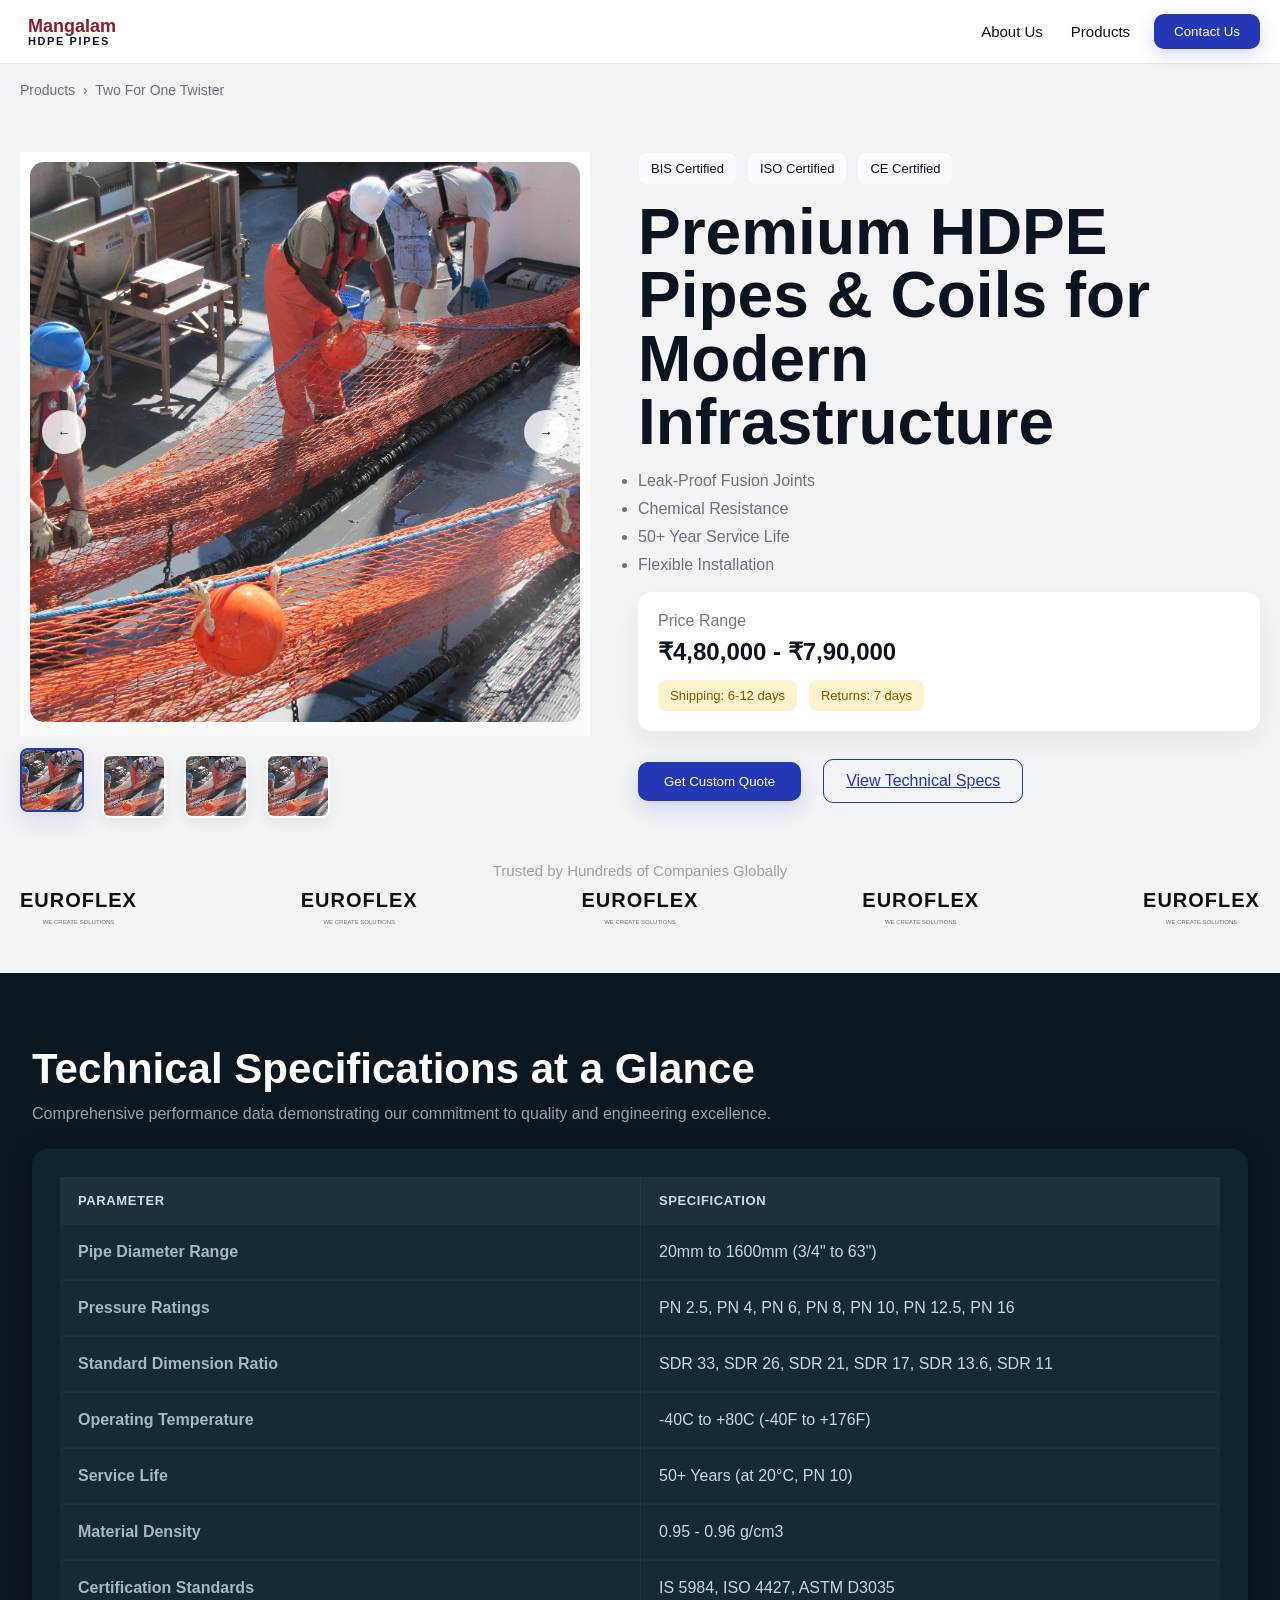
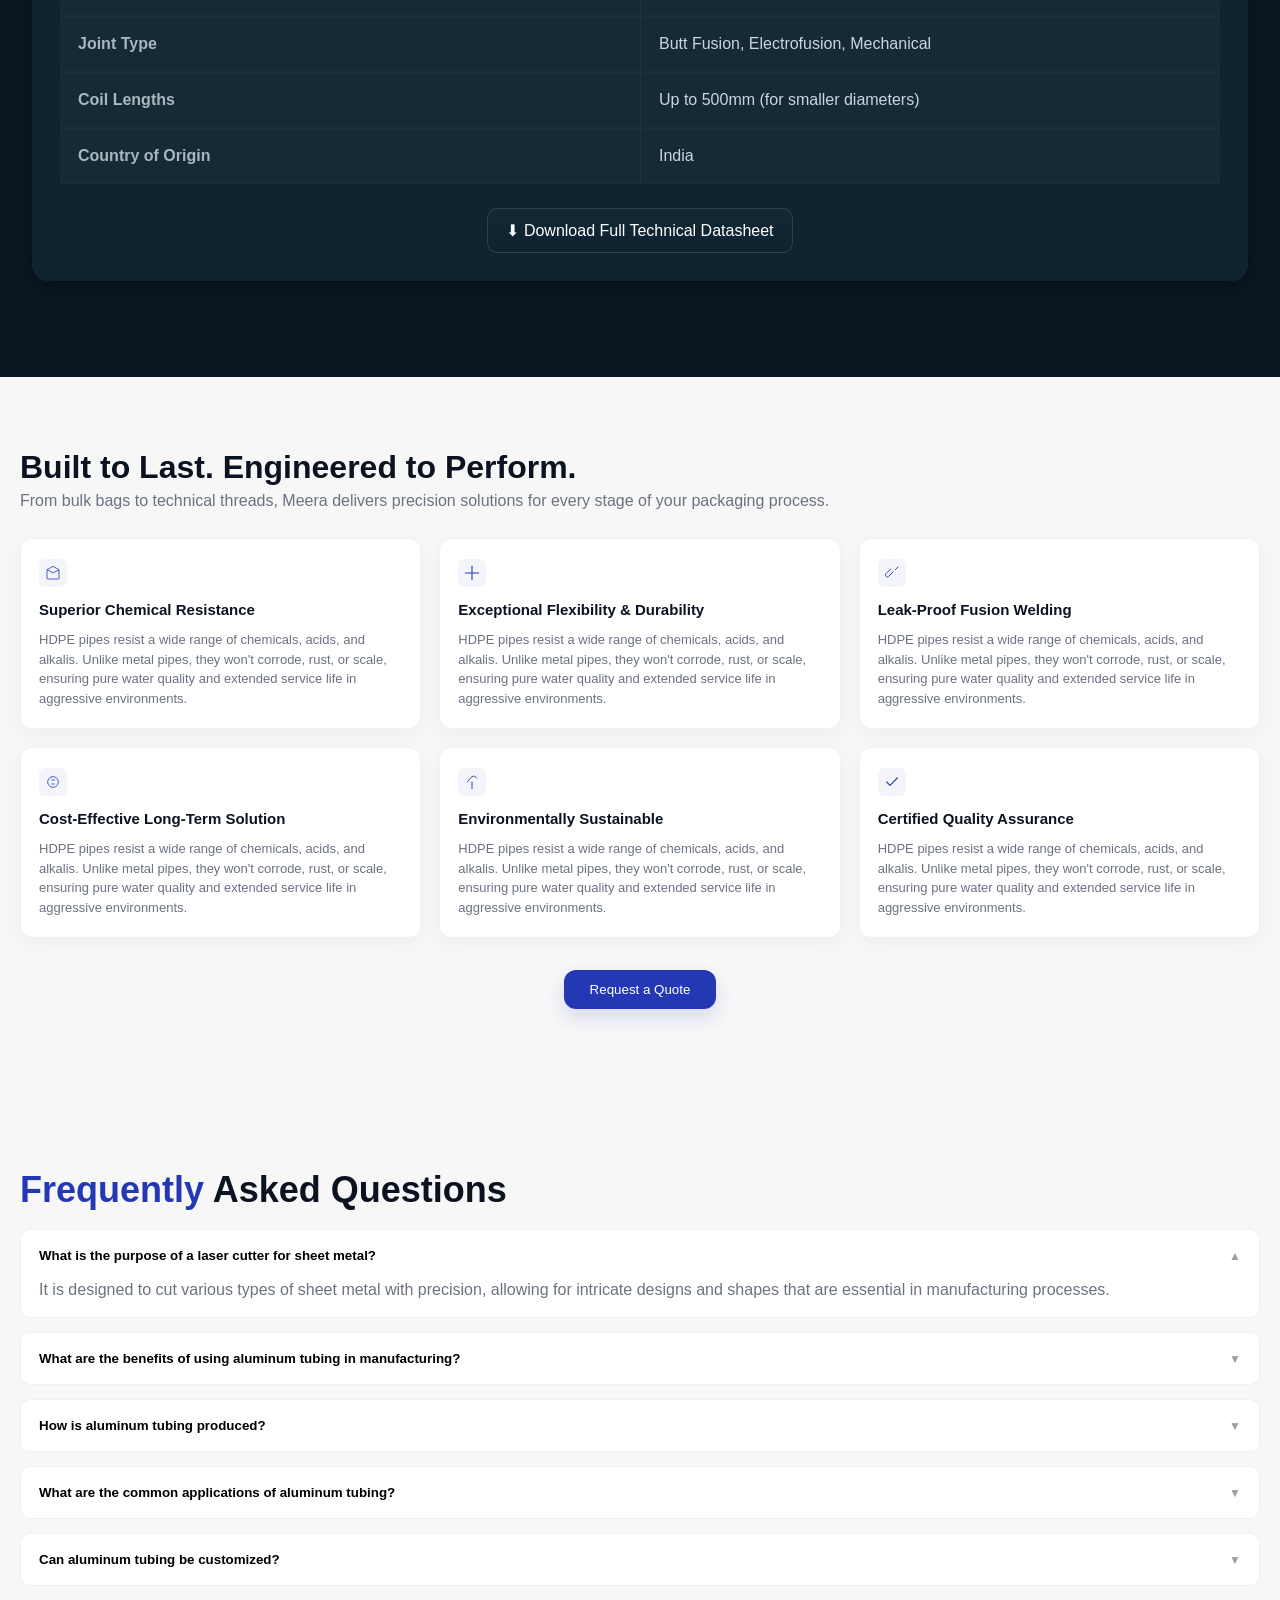
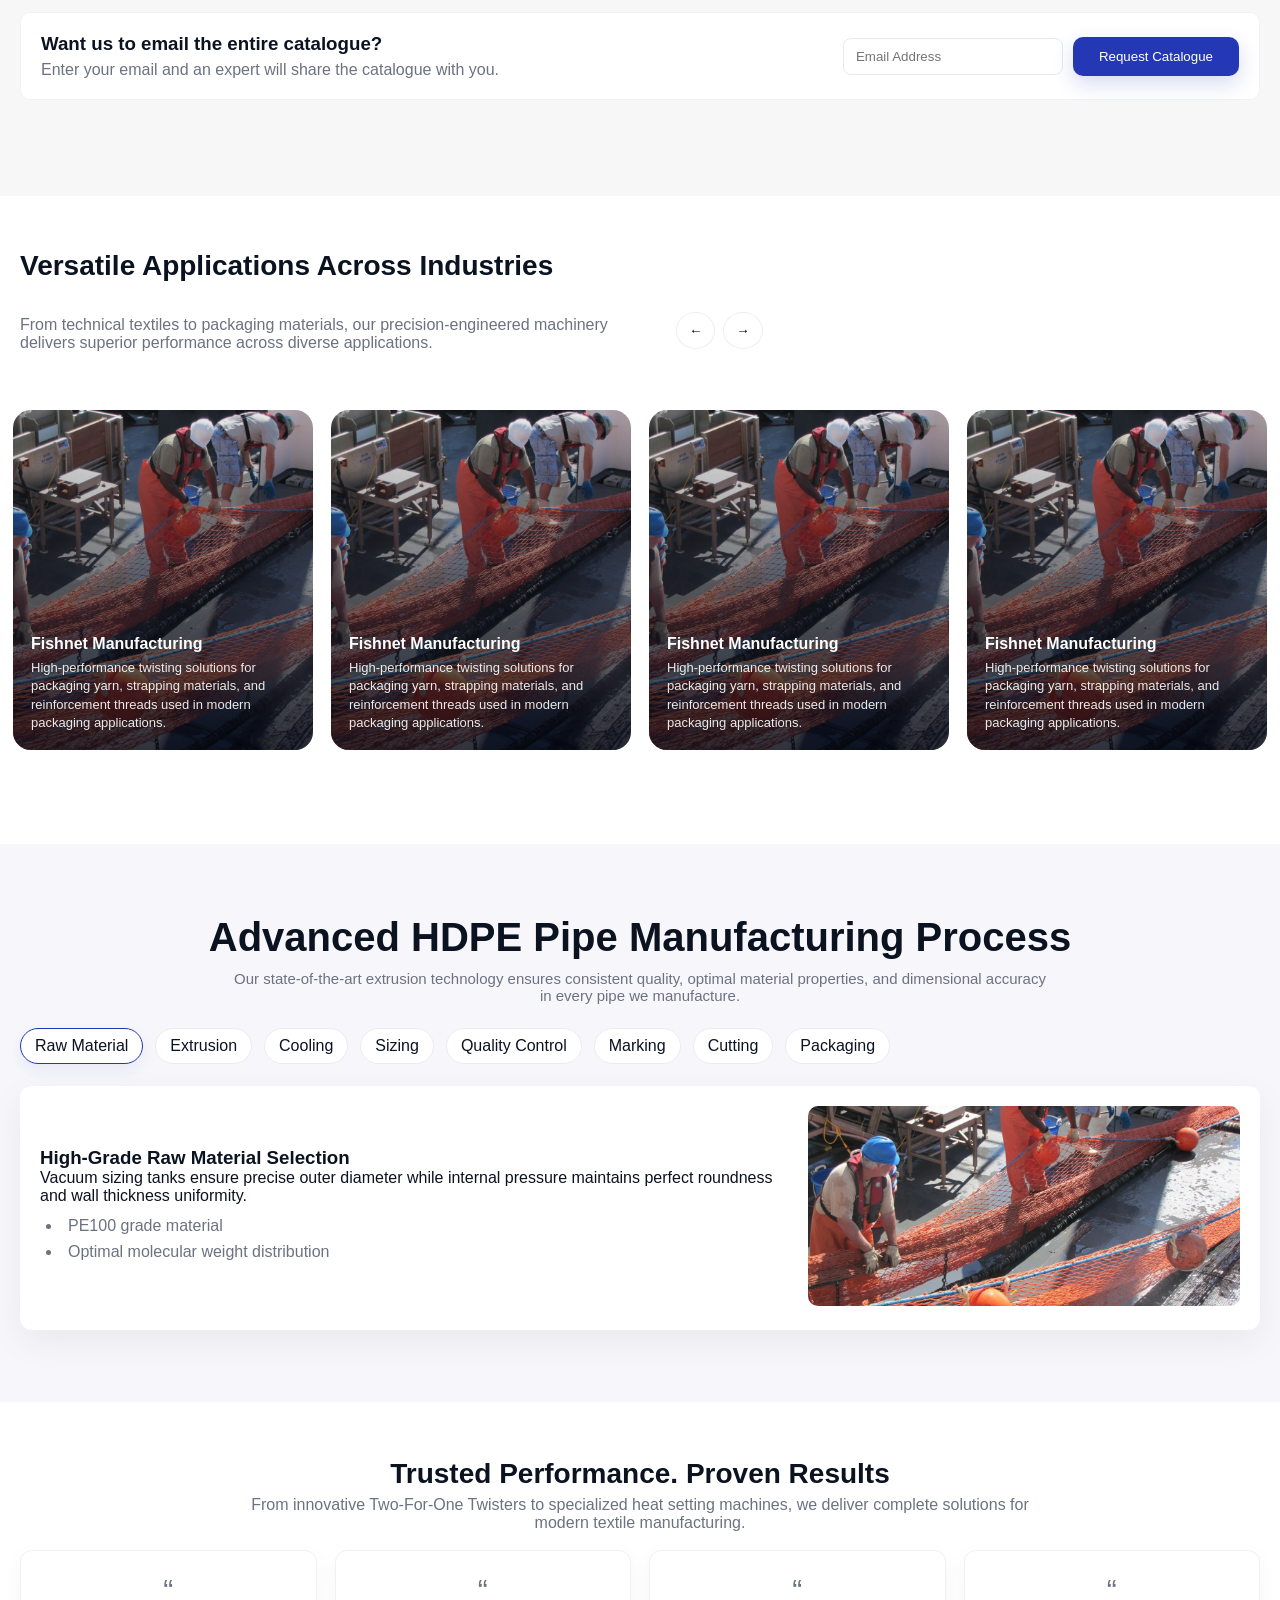
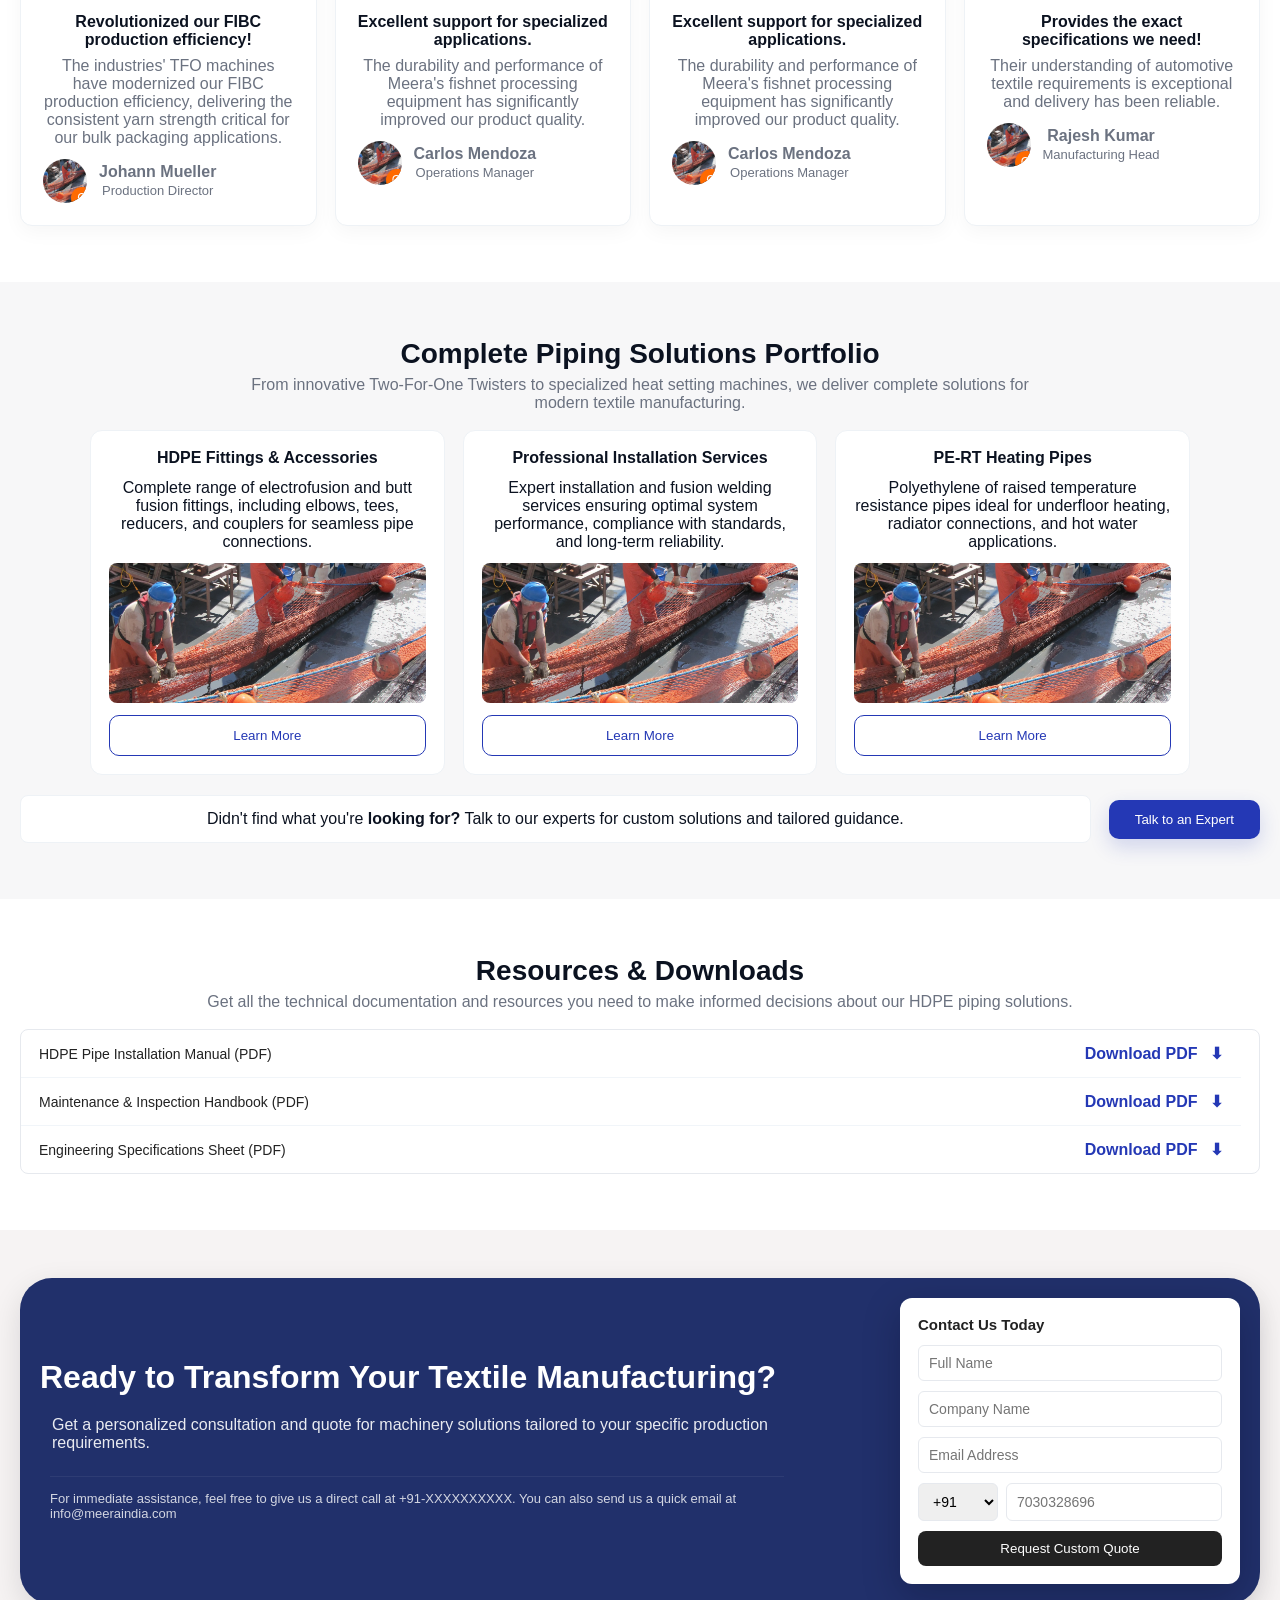
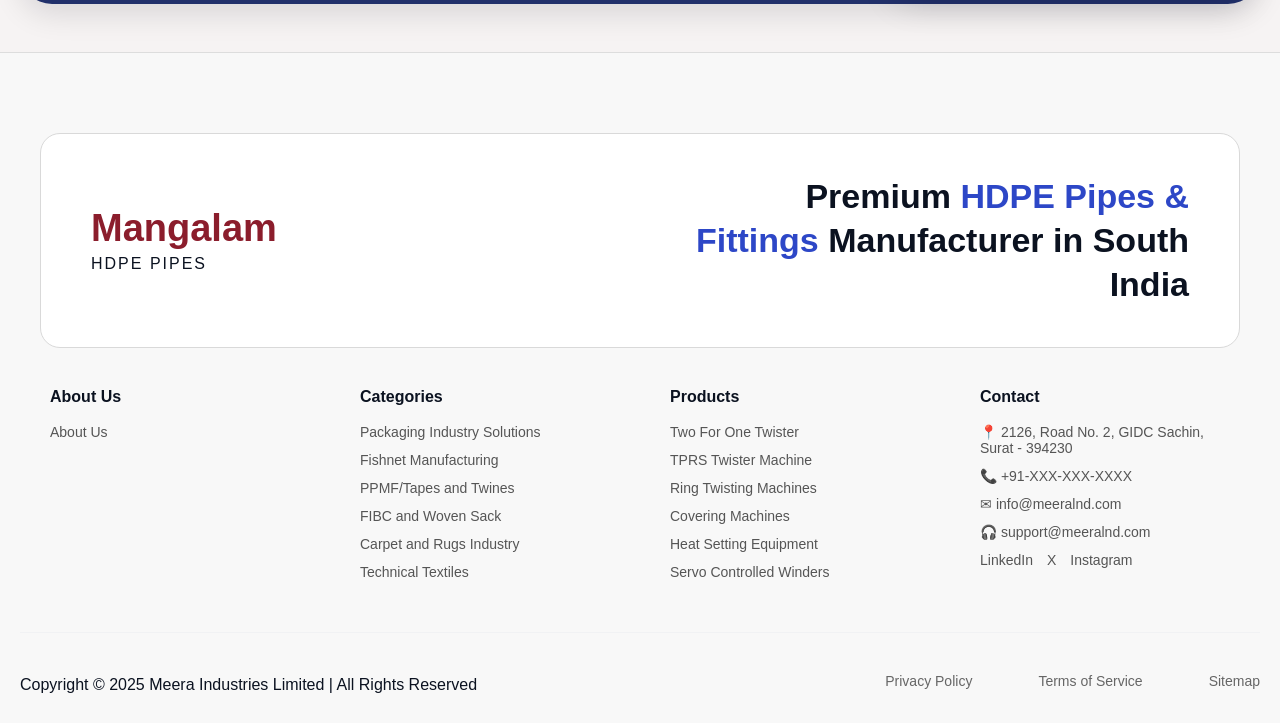
<file: index.html>
<!-- index.html -->
<!DOCTYPE html>
<html lang="en">

<head>
  <meta charset="UTF-8" />
  <meta name="viewport" content="width=device-width, initial-scale=1.0" />

  <title>Gushwork Assignment</title>

  <link rel="stylesheet" href="styles.css" />
</head>

<body>

  <!-- Sticky Header -->
  <header class="sticky-header" id="stickyHeader">
    <div class="container navbar">
      <div class="logo footer-logo">
        <h2>Mangalam</h2>
        <span>HDPE PIPES</span>
      </div>

      <button class="menu-toggle" aria-label="Toggle navigation">☰</button>
      <div class="nav-and-cta">
        <nav>
          <ul class="nav-links">
            <li><a href="#">About Us</a></li>
            <li><a href="#">Products</a></li>
          </ul>
        </nav>

        <button class="contact-btn">Contact Us</button>
      </div>
    </div>
  </header>

  <!-- Main Header -->
  <header class="main-header">
    <div class="container navbar">
      <div class="logo footer-logo">
        <h2>Mangalam</h2>
        <span>HDPE PIPES</span>
      </div>

      <button class="menu-toggle" aria-label="Toggle navigation"></button>
      <div class="nav-and-cta">
        <nav>
          <ul class="nav-links">
            <li><a href="#">About Us</a></li>
            <li><a href="#">Products</a></li>
          </ul>
        </nav>
        <button class="contact-btn">Contact Us</button>
      </div>
    </div>
  </header>

  <!-- Breadcrumb under header -->
  <div class="container">
    <nav class="breadcrumb">Products &nbsp;&rsaquo;&nbsp; Two For One Twister</nav>
  </div>

  <!-- Product Section -->
  <main class="container">

    <section class="product-section">

      <!-- LEFT -->
      <div class="carousel-section">

        <div class="main-image">
          <button class="arrow left">&#8592;</button>

          <img id="mainImage" src="assets/ph.png" alt="Main Product" loading="lazy" />

          <button class="arrow right">&#8594;</button>
        </div>

        <!-- Thumbnails -->
        <div class="thumbnails">

          <img class="thumb active" src="assets/ph.png" alt="" loading="lazy" />

          <img class="thumb" src="assets/ph.png" alt="" loading="lazy" />

          <!-- Testimonials and Portfolio moved below process section -->
          <img class="thumb" src="assets/ph.png" alt="" loading="lazy" />

          <img class="thumb" src="assets/ph.png" alt="" loading="lazy" />

        </div>

      </div>

      <!-- RIGHT -->
      <div class="product-details">

        <div class="badges">
          <span>BIS Certified</span>
          <span>ISO Certified</span>
          <span>CE Certified</span>
        </div>

        <h1>
          Premium HDPE Pipes & Coils for Modern Infrastructure
        </h1>

        <ul class="features">
          <li>Leak-Proof Fusion Joints</li>
          <li>Chemical Resistance</li>
          <li>50+ Year Service Life</li>
          <li>Flexible Installation</li>
        </ul>

        <div class="price-card">
          <p class="price-label">Price Range</p>

          <h2>₹4,80,000 - ₹7,90,000</h2>

          <div class="tags">
            <span>Shipping: 6-12 days</span>
            <span>Returns: 7 days</span>
          </div>
        </div>

        <div class="action-buttons">
          <button class="primary-btn">
            Get Custom Quote
          </button>

          <a class="secondary-btn" href="specs.html">View Technical Specs</a>
        </div>

      </div>

    </section>

    <!-- Trusted logos strip -->
    <section class="trusted-strip">
      <p class="trusted-title">Trusted by Hundreds of Companies Globally</p>
      <div class="trusted-logos">
        <div class="trusted-item">
          <div class="trusted-name">EUROFLEX</div>
          <div class="trusted-caption">WE CREATE SOLUTIONS</div>
        </div>
        <div class="trusted-item">
          <div class="trusted-name">EUROFLEX</div>
          <div class="trusted-caption">WE CREATE SOLUTIONS</div>
        </div>
        <div class="trusted-item">
          <div class="trusted-name">EUROFLEX</div>
          <div class="trusted-caption">WE CREATE SOLUTIONS</div>
        </div>
        <div class="trusted-item">
          <div class="trusted-name">EUROFLEX</div>
          <div class="trusted-caption">WE CREATE SOLUTIONS</div>
        </div>
        <div class="trusted-item">
          <div class="trusted-name">EUROFLEX</div>
          <div class="trusted-caption">WE CREATE SOLUTIONS</div>
        </div>
      </div>
    </section>

  </main>

  <!-- Technical specifications (inline) -->
  <section id="specs" class="specs-section">
    <div class="container">
      <div class="specs-hero">
        <h2>Technical Specifications at a Glance</h2>
        <p class="specs-lead">Comprehensive performance data demonstrating our commitment to quality and engineering
          excellence.</p>

        <div class="specs-panel">
          <table class="specs-table">
            <thead>
              <tr>
                <th>PARAMETER</th>
                <th>SPECIFICATION</th>
              </tr>
            </thead>
            <tbody>
              <tr>
                <td>Pipe Diameter Range</td>
                <td>20mm to 1600mm (3/4" to 63")</td>
              </tr>
              <tr>
                <td>Pressure Ratings</td>
                <td>PN 2.5, PN 4, PN 6, PN 8, PN 10, PN 12.5, PN 16</td>
              </tr>
              <tr>
                <td>Standard Dimension Ratio</td>
                <td>SDR 33, SDR 26, SDR 21, SDR 17, SDR 13.6, SDR 11</td>
              </tr>
              <tr>
                <td>Operating Temperature</td>
                <td>-40C to +80C (-40F to +176F)</td>
              </tr>
              <tr>
                <td>Service Life</td>
                <td>50+ Years (at 20°C, PN 10)</td>
              </tr>
              <tr>
                <td>Material Density</td>
                <td>0.95 - 0.96 g/cm3</td>
              </tr>
              <tr>
                <td>Certification Standards</td>
                <td>IS 5984, ISO 4427, ASTM D3035</td>
              </tr>
              <tr>
                <td>Joint Type</td>
                <td>Butt Fusion, Electrofusion, Mechanical</td>
              </tr>
              <tr>
                <td>Coil Lengths</td>
                <td>Up to 500mm (for smaller diameters)</td>
              </tr>
              <tr>
                <td>Country of Origin</td>
                <td>India</td>
              </tr>
            </tbody>
          </table>

          <a href="#" class="download-btn">⬇ Download Full Technical Datasheet</a>
        </div>
      </div>
    </div>
  </section>

  <!-- Build to last  -->
  <!-- Built to Last: Feature cards -->
  <section class="features-section">
    <div class="container">
      <h2>Built to Last. Engineered to Perform.</h2>
      <p class="lead">From bulk bags to technical threads, Meera delivers precision solutions for every stage of your
        packaging process.</p>

      <div class="cards-grid">
        <div class="card">
          <div class="icon">
            <svg width="16" height="16" viewBox="0 0 24 24" fill="none" xmlns="http://www.w3.org/2000/svg"
              aria-hidden="true">
              <path d="M3 7L12 2L21 7V20C21 20.5523 20.5523 21 20 21H4C3.44772 21 3 20.5523 3 20V7Z"
                stroke="currentColor" stroke-width="1.2" stroke-linejoin="round" />
              <path d="M3 7L12 12L21 7" stroke="currentColor" stroke-width="1.2" stroke-linejoin="round" />
            </svg>
          </div>
          <h4>Superior Chemical Resistance</h4>
          <p>HDPE pipes resist a wide range of chemicals, acids, and alkalis. Unlike metal pipes, they won't corrode,
            rust, or scale, ensuring pure water quality and extended service life in aggressive environments.</p>
        </div>

        <div class="card">
          <div class="icon">
            <svg width="16" height="16" viewBox="0 0 24 24" fill="none" xmlns="http://www.w3.org/2000/svg"
              aria-hidden="true">
              <path d="M12 2V22" stroke="currentColor" stroke-width="1.6" stroke-linecap="round" />
              <path d="M2 12H22" stroke="currentColor" stroke-width="1.6" stroke-linecap="round" />
            </svg>
          </div>
          <h4>Exceptional Flexibility & Durability</h4>
          <p>HDPE pipes resist a wide range of chemicals, acids, and alkalis. Unlike metal pipes, they won't corrode,
            rust, or scale, ensuring pure water quality and extended service life in aggressive environments.</p>
        </div>

        <div class="card">
          <div class="icon">
            <svg width="16" height="16" viewBox="0 0 24 24" fill="none" xmlns="http://www.w3.org/2000/svg"
              aria-hidden="true">
              <path d="M21 3L17 7" stroke="currentColor" stroke-width="1.4" stroke-linecap="round" />
              <path d="M14 10L7 17C6 18 4 18 3 17C2 16 2 14 3 13L10 6" stroke="currentColor" stroke-width="1.4"
                stroke-linecap="round" stroke-linejoin="round" />
            </svg>
          </div>
          <h4>Leak-Proof Fusion Welding</h4>
          <p>HDPE pipes resist a wide range of chemicals, acids, and alkalis. Unlike metal pipes, they won't corrode,
            rust, or scale, ensuring pure water quality and extended service life in aggressive environments.</p>
        </div>

        <div class="card">
          <div class="icon">
            <svg width="16" height="16" viewBox="0 0 24 24" fill="none" xmlns="http://www.w3.org/2000/svg"
              aria-hidden="true">
              <circle cx="12" cy="12" r="8" stroke="currentColor" stroke-width="1.2" />
              <path d="M10 9H14" stroke="currentColor" stroke-width="1.2" stroke-linecap="round" />
              <path d="M10 15H14" stroke="currentColor" stroke-width="1.2" stroke-linecap="round" />
            </svg>
          </div>
          <h4>Cost-Effective Long-Term Solution</h4>
          <p>HDPE pipes resist a wide range of chemicals, acids, and alkalis. Unlike metal pipes, they won't corrode,
            rust, or scale, ensuring pure water quality and extended service life in aggressive environments.</p>
        </div>

        <div class="card">
          <div class="icon">
            <svg width="16" height="16" viewBox="0 0 24 24" fill="none" xmlns="http://www.w3.org/2000/svg"
              aria-hidden="true">
              <path d="M12 22V12" stroke="currentColor" stroke-width="1.4" stroke-linecap="round" />
              <path d="M5 12C8 10 9 6 12 4C15 2 17 4 19 6" stroke="currentColor" stroke-width="1.4"
                stroke-linecap="round" />
            </svg>
          </div>
          <h4>Environmentally Sustainable</h4>
          <p>HDPE pipes resist a wide range of chemicals, acids, and alkalis. Unlike metal pipes, they won't corrode,
            rust, or scale, ensuring pure water quality and extended service life in aggressive environments.</p>
        </div>

        <div class="card">
          <div class="icon">
            <svg width="16" height="16" viewBox="0 0 24 24" fill="none" xmlns="http://www.w3.org/2000/svg"
              aria-hidden="true">
              <path d="M20 6L9 17L4 12" stroke="currentColor" stroke-width="1.6" stroke-linecap="round"
                stroke-linejoin="round" />
            </svg>
          </div>
          <h4>Certified Quality Assurance</h4>
          <p>HDPE pipes resist a wide range of chemicals, acids, and alkalis. Unlike metal pipes, they won't corrode,
            rust, or scale, ensuring pure water quality and extended service life in aggressive environments.</p>
        </div>
      </div>

      <div class="features-cta">
        <button class="primary-btn">Request a Quote</button>
      </div>
    </div>
  </section>

  <!-- FAQ Section -->
  <section class="faq-section">
    <div class="container">
      <h2 class="faq-title"><span class="accent">Frequently</span> Asked Questions</h2>

      <div class="faq-list">
        <div class="faq-item open">
          <button class="faq-q">What is the purpose of a laser cutter for sheet metal?<span
              class="chev">▲</span></button>
          <div class="faq-a">It is designed to cut various types of sheet metal with precision, allowing for intricate
            designs and shapes that are essential in manufacturing processes.</div>
        </div>

        <div class="faq-item">
          <button class="faq-q">What are the benefits of using aluminum tubing in manufacturing?<span
              class="chev">▼</span></button>
          <div class="faq-a">Aluminum tubing is lightweight, corrosion-resistant, and offers excellent
            strength-to-weight ratio, making it ideal for a wide range of structural and fluid applications.</div>
        </div>

        <div class="faq-item">
          <button class="faq-q">How is aluminum tubing produced?<span class="chev">▼</span></button>
          <div class="faq-a">Aluminum tubing is commonly produced through extrusion, where heated aluminum billet is
            forced through a die to produce long lengths with consistent cross-sections.</div>
        </div>

        <div class="faq-item">
          <button class="faq-q">What are the common applications of aluminum tubing?<span class="chev">▼</span></button>
          <div class="faq-a">Applications include automotive components, HVAC systems, furniture, scaffolding, and
            various construction uses.</div>
        </div>

        <div class="faq-item">
          <button class="faq-q">Can aluminum tubing be customized?<span class="chev">▼</span></button>
          <div class="faq-a">Yes — tubing can be customized in diameter, wall thickness, alloy, and finish to meet
            specific application requirements.</div>
        </div>
      </div>

      <div class="faq-cta">
        <div class="faq-box">
          <div class="faq-box-left">
            <h3>Want us to email the entire catalogue?</h3>
            <p>Enter your email and an expert will share the catalogue with you.</p>
          </div>
          <div class="faq-box-right">
            <input class="email-input" type="email" placeholder="Email Address" aria-label="Email Address">
            <button class="primary-btn">Request Catalogue</button>
          </div>
        </div>
      </div>
    </div>
  </section>
  </section>

  <script src="helpers.js"></script>
  <script src="script.js"></script>

  <!-- Applications carousel + Process tabs (reapplied) -->
  <section class="applications-section">
    <div class="container">
      <div class="apps-header">
        <h2>Versatile Applications Across Industries</h2>
        <div style="display: flex; align-items: center; gap: 16px;">
          <p class="muted">From technical textiles to packaging materials, our precision-engineered machinery delivers
            superior performance across diverse applications.</p>
          <div class="apps-controls">
            <button id="appsPrev" class="icon-btn">&#8592;</button>
            <button id="appsNext" class="icon-btn">&#8594;</button>
          </div>
        </div>
      </div>

      <div class="apps-carousel" id="appsCarousel">
        <div class="app-card">
          <img src="assets/ph.png" alt="Fishnet Manufacturing">
          <div class="card-body">
            <h4>Fishnet Manufacturing</h4>
            <p>High-performance twisting solutions for packaging yarn, strapping materials, and reinforcement threads
              used in modern packaging applications.</p>
          </div>
        </div>
        <div class="app-card">
          <img src="assets/ph.png" alt="Fishnet Manufacturing">
          <div class="card-body">
            <h4>Fishnet Manufacturing</h4>
            <p>High-performance twisting solutions for packaging yarn, strapping materials, and reinforcement threads
              used in modern packaging applications.</p>
          </div>
        </div>

        <div class="app-card">
          <img src="assets/ph.png" alt="Fishnet Manufacturing">
          <div class="card-body">
            <h4>Fishnet Manufacturing</h4>
            <p>High-performance twisting solutions for packaging yarn, strapping materials, and reinforcement threads
              used in modern packaging applications.</p>
          </div>
        </div>
        <div class="app-card">
          <img src="assets/ph.png" alt="Fishnet Manufacturing">
          <div class="card-body">
            <h4>Fishnet Manufacturing</h4>
            <p>High-performance twisting solutions for packaging yarn, strapping materials, and reinforcement threads
              used in modern packaging applications.</p>
          </div>
        </div>
      </div>
    </div>
  </section>

  <section class="process-section">
    <div class="container">
      <h2>Advanced HDPE Pipe Manufacturing Process</h2>
      <p class="muted">Our state-of-the-art extrusion technology ensures consistent quality, optimal material
        properties, and dimensional accuracy in every pipe we manufacture.</p>

      <div class="process-tabs">
        <ul class="tabs-list" role="tablist">
          <li class="tab active" data-step="raw">Raw Material</li>
          <li class="tab" data-step="extrusion">Extrusion</li>
          <li class="tab" data-step="cooling">Cooling</li>
          <li class="tab" data-step="sizing">Sizing</li>
          <li class="tab" data-step="qc">Quality Control</li>
          <li class="tab" data-step="marking">Marking</li>
          <li class="tab" data-step="cutting">Cutting</li>
          <li class="tab" data-step="packaging">Packaging</li>
        </ul>

        <div class="process-card">
          <div class="process-card-left">
            <h3 id="processTitle">High-Grade Raw Material Selection</h3>
            <p id="processText">Vacuum sizing tanks ensure precise outer diameter while internal pressure maintains
              perfect roundness and wall thickness uniformity.</p>
            <ul class="process-bullets">
              <li>PE100 grade material</li>
              <li>Optimal molecular weight distribution</li>
            </ul>
          </div>
          <div class="process-card-right">
            <img id="processImage" src="assets/ph.png" alt="Process image">
          </div>
        </div>
      </div>
    </div>
  </section>

  <div id="testimonials-root"></div>
  <div id="portfolio-root"></div>
  <div id="resources-root"></div>
  <div id="cta-root"></div>
  <div id="footer-root"></div>

</body>

</html>
</file>
<file: styles.css>
/* styles.css - tuned to match Figma */

:root {
    --accent: #2438b5;
    --muted: #6b7280;
    --card: #ffffff;
}

* {
    box-sizing: border-box;
    margin: 0;
    padding: 0
}

body {
    font-family: 'Poppins', Arial, sans-serif;
    background: #f3f4f6;
    color: #0b1220;
    -webkit-font-smoothing: antialiased
}

.container {
    width: 1240px;
    max-width: 1240px;
    margin: 0 auto;
}

/* Page wrapper to enforce 131px hug height for main content areas */
.page-wrapper {
    width: 1240px;
    height: 131px;
    margin-left: auto;
    margin-right: auto;
    overflow: hidden;
}

/* Responsive adjustments */
@media (max-width:1240px) {
    .container {
        width: 92%;
        max-width: 100%;
    }

    .page-wrapper {
        width: 100%;
        height: auto;
        padding: 12px 0;
    }

    .center {
        width: 100%;
        max-width: 100%;
    }
}

@media (max-width: 992px) {
    .product-section {
        grid-template-columns: 1fr;
        gap: 24px;
        padding: 24px 0;
    }

    .main-image img {
        height: auto;
        max-height: 420px;
    }

    .trusted-logos {
        padding: 12px 8px;
    }
}

@media (max-width: 768px) {
    .container {
        width: 100%;
        padding: 0 12px;
    }

    html,
    body {
        overflow-x: hidden;
        /* prevent unwanted horizontal page scrolling */
    }

    .navbar {
        flex-direction: column;
        align-items: stretch;
    }

    .navbar>nav {
        position: static;
        transform: none;
        left: auto;
        margin-top: 12px;
    }

    .trusted-logos {
        justify-content: center;
        gap: 12px;
    }

    .thumbnails {
        overflow-x: auto;
        padding-bottom: 8px;
    }

    .apps-carousel {
        padding: 20px 24px;
    }

    /* Mobile menu toggle and collapsed nav */
    .menu-toggle {
        display: inline-block;
        background: transparent;
        border: 0;
        font-size: 24px;
        cursor: pointer;
        margin-left: 8px;
    }

    .nav-and-cta {
        width: 100%;
        display: none;
        flex-direction: column;
        gap: 12px;
        margin-top: 8px;
    }

    .nav-and-cta.open {
        display: flex;
    }

    .nav-links {
        right: 20px;
        /* align with container padding */
        gap: 12px;
        align-items: center;
    }


    /* ensure container gives room for the toggle on small screens */
    .container.navbar {
        padding-right: 72px;
        /* reserve space so toggle doesn't overlap rounded corner */
    }

    /* make toggle visually distinct */
    .menu-toggle {
        background: #fff;
        border: 1px solid rgba(0, 0, 0, 0.06);
        border-radius: 6px;
        padding: 6px;
        box-shadow: 0 2px 6px rgba(2, 6, 23, 0.06);
    }

    .nav-links a {
        display: block;
        padding: 8px 0;
    }

    /* Show toggle by default; hide only on large screens */
    .menu-toggle {
        display: inline-block;
    }

    @media (min-width: 992px) {
        .menu-toggle {
            display: none;
        }
    }
}

/* Responsive header tweaks */
@media (max-width: 992px) {

    .main-header,
    .sticky-header {
        height: 60px;
    }

    .main-header .navbar,
    .sticky-header .navbar {
        padding: 8px 0;
    }

    /* Make nav position static and flow under logo */
    .navbar>nav {
        position: static !important;
        left: auto !important;
        right: auto !important;
        transform: none !important;
        margin-top: 8px;
        text-align: left;
    }

    .nav-links {
        justify-content: flex-start;
        gap: 18px;
    }

    .contact-btn {
        padding: 8px 16px;
        border-radius: 14px;
        font-size: 14px;
        align-self: flex-end;
        margin-top: 8px;
    }

    .logo {
        font-size: 17px;
        margin-left: 0;
    }

    /* hamburger toggle - anchor to inner container */
    .container.navbar {
        position: relative;
        overflow: visible;
    }

    .menu-toggle {
        width: 36px;
        height: 36px;
        background: transparent;
        border: 0;
        position: absolute;
        right: 12px;
        /* move inward so it doesn't overlap rounded corner */
        top: 50%;
        transform: translateY(-50%);
        z-index: 2000;
    }

    .menu-toggle::before {
        content: '';
        display: block;
        width: 18px;
        height: 2px;
        background: #111;
        margin: 0 auto;
        box-shadow: 0 6px 0 #111, 0 -6px 0 #111;
    }

    .nav-and-cta {
        display: none;
        width: 100%;
        flex-direction: column;
        gap: 10px;
        margin-top: 8px;
    }

    .nav-and-cta.open {
        display: flex;
    }

    /* hide inline nav and contact when using hamburger */
    .navbar>nav,
    .navbar>.contact-btn {
        display: none;
    }
}

/* show nav inline on larger screens */
@media (min-width: 993px) {
    .menu-toggle {
        display: none;
    }

    .nav-and-cta {
        display: flex !important;
        flex-direction: row;
        gap: 24px;
        align-items: center;
    }
}

/* header */
.main-header {
    background: #fff;
    border-bottom: 1px solid #eee
}

/* Ensure sticky and main header share the same inner container sizing
   so the logo, nav and contact button remain aligned when header becomes fixed */
.sticky-header .container,
.main-header .container {
    width: 1240px;
    max-width: 1240px;
    margin: 0 auto;
}

/* Keep header height and vertical spacing consistent */
.main-header,
.sticky-header {
    height: 64px;
    /* slightly more compact to match Figma */
    border-top: 4px solid transparent;
    /* placeholder for subtle top line on desktop */
}

.main-header .navbar,
.sticky-header .navbar {
    padding: 10px 0;
    /* tighter vertical spacing */
    align-items: center;
}

/* thin subtle divider under header like Figma */
.main-header {
    border-bottom: 1px solid #e6e6e6;
}

/* logo offset and sizing */
.logo {
    font-size: 18px;
    font-weight: 600;
    margin-left: 8px;
    margin-right: auto;
    /* push nav and contact button to the right */
}

/* image logo sizing */
.logo img {
    height: 42px;
    display: block;
    object-fit: contain;
}

/* When `.footer-logo` is used in the header, scale it down to fit */
.main-header .footer-logo h2,
.sticky-header .footer-logo h2 {
    font-size: 18px;
    /* smaller title */
    margin: 0;
    line-height: 1;
}

.main-header .footer-logo span,
.sticky-header .footer-logo span {
    font-size: 11px;
    letter-spacing: 1.6px;
    display: block;
}

/* keep nav centered on large screens but moved slightly to the right in figma */
.navbar>nav {
    position: static;
    left: auto;
    transform: none;
}

/* nav typography to match Figma */
.nav-links a {
    font-size: 15px;
    color: #111;
    font-weight: 500;
}

/* Contact button: pill shape, deeper blue, same size as Figma */
.contact-btn {
    padding: 10px 22px;
    border-radius: 18px;
    background: #2f3fb8;
    /* deeper blue */
    box-shadow: 0 6px 18px rgba(47, 63, 184, 0.18);
}

/* align nav and button to right on wide screens */
@media (min-width: 992px) {
    .navbar {
        justify-content: flex-start;
        gap: 24px;
    }

    .navbar>nav {
        position: static;
        left: auto;
        right: auto;
        transform: none;
    }
}

.cta-panel .container {
    padding: 0
}

/* navbar layout */
.navbar {
    display: flex;
    align-items: center;
    padding: 18px 0;
}


.nav-links {
    display: flex;
    gap: 28px;
    list-style: none;
}

.nav-links a {
    text-decoration: none;
    color: #111
}

.contact-btn {
    padding: 10px 20px;
    border: none;
    background: var(--accent);
    color: #fff;
    border-radius: 10px
}

/* header layout: place nav to the right of logo (next to contact button) */
.navbar {
    position: relative;
}

.nav-links {
    margin: 0
}

.logo {
    z-index: 2
}

.contact-btn {
    z-index: 2
}

/* breadcrumb */
.breadcrumb {
    color: var(--muted);
    font-size: 14px;
    margin: 18px 0
}

/* sticky header */
.sticky-header {
    position: fixed;
    top: -120px;
    left: 0;
    width: 100%;
    background: #fff;
    z-index: 99;
    transition: top .36s ease;
    box-shadow: 0 2px 8px rgba(2, 6, 23, .06)
}

.sticky-header.show {
    top: 0
}

/* product */
.product-section {
    display: grid;
    grid-template-columns: 570px 1fr;
    align-items: start;
    gap: 48px;
    padding: 36px 0 16px
}

/* carousel */
.main-image {
    position: relative;
    overflow: hidden;
    background: linear-gradient(180deg, #fff, #fbfbfb);
    padding: 10px
}

.main-image img {
    width: 100%;
    height: 560px;
    object-fit: cover;
    border-radius: 14px;
    transition: transform .45s ease
}

.main-image:hover img {
    transform: scale(1.01)
}

.arrow {
    position: absolute;
    top: 48%;
    transform: translateY(-50%);
    width: 44px;
    height: 44px;
    border-radius: 50%;
    background: #ffffffcc;
    display: flex;
    align-items: center;
    justify-content: center;
    border: 0;
    cursor: pointer;
    box-shadow: 0 6px 18px rgba(2, 6, 23, .08)
}

.left {
    left: 22px
}

.right {
    right: 22px
}

.thumbnails {
    display: flex;
    gap: 18px;
    margin-top: 18px
}

.thumb {
    width: 64px;
    height: 64px;
    border-radius: 8px;
    object-fit: cover;
    cursor: pointer;
    opacity: .95;
    border: 2px solid transparent;
    background: #fff;
    box-shadow: 0 6px 14px rgba(2, 6, 23, .06)
}

.thumb.active {
    opacity: 1;
    border-color: var(--accent);
    transform: translateY(-6px);
    box-shadow: 0 10px 24px rgba(36, 56, 181, .12)
}

/* details */
.badges {
    display: flex;
    gap: 10px;
    margin-bottom: 16px
}

.badges span {
    background: #fbfbff;
    padding: 8px 12px;
    border-radius: 8px;
    font-size: 13px;
    display: inline-flex;
    align-items: center;
    gap: 8px;
    border: 1px solid #eef2ff
}

.product-details h1 {
    font-size: 64px;
    line-height: 0.99;
    margin-bottom: 18px;
    font-weight: 800
}

.features {
    color: var(--muted);
    margin-top: 6px;
    margin-bottom: 18px
}

.features li {
    margin-bottom: 10px
}

.price-card {
    background: var(--card);
    padding: 20px;
    border-radius: 14px;
    margin-bottom: 28px;
    box-shadow: 0 10px 30px rgba(2, 6, 23, .06)
}

.price-label {
    color: #777;
    margin-bottom: 8px
}

.tags {
    margin-top: 14px;
    display: flex;
    gap: 12px
}

.tags span {
    background: #fff3cd;
    padding: 8px 12px;
    border-radius: 8px;
    font-size: 13px;
    color: #7a5a00
}

.action-buttons {
    display: flex;
    gap: 22px;
    align-items: center
}

.primary-btn {
    padding: 12px 26px;
    background: var(--accent);
    color: #fff;
    border: 0;
    border-radius: 10px;
    box-shadow: 0 8px 20px rgba(36, 56, 181, .18);
    cursor: pointer
}

.secondary-btn {
    padding: 12px 22px;
    border: 1px solid var(--accent);
    background: transparent;
    color: var(--accent);
    border-radius: 10px;
    cursor: pointer
}

/* trusted logos strip */
.trusted-strip {
    padding: 28px 0 48px;
    background: transparent
}

.trusted-strip .trusted-title {
    text-align: center;
    color: #9aa1a8;
    margin-bottom: 10px;
    font-size: 15px
}

/* vertical divider between columns to match Figma */
.specs-table td+td {
    border-left: 1px solid rgba(255, 255, 255, 0.04);
}

.specs-table thead th+th {
    border-left: 1px solid rgba(255, 255, 255, 0.04);
}

.trusted-logos {
    display: flex;
    justify-content: space-between;
    align-items: center;
    gap: 48px;
    width: 100%;
    max-width: 1240px;
    margin: 8px auto 0;
    padding: 0 0;
    background: transparent;
    border-radius: 8px
}

.trusted-logos svg {
    height: 36px;
    width: auto;
    opacity: .95
}

.trusted-item {
    display: flex;
    flex-direction: column;
    align-items: center;
    gap: 6px
}

.trusted-name {
    font-weight: 700;
    font-size: 20px;
    letter-spacing: 1px;
    color: #111
}

.trusted-caption {
    font-size: 6px;
    color: var(--muted);
    margin-top: 1px
}

/* responsive */
@media (max-width:992px) {
    .product-section {
        grid-template-columns: 1fr;
        padding: 40px 0
    }

    .product-details h1 {
        font-size: 36px
    }
}

@media (max-width:768px) {
    .navbar {
        flex-direction: column;
        height: auto;
        padding: 18px 0
    }

    .nav-links {
        flex-direction: column;
        align-items: center
    }

    /* undo absolute centering on small screens so nav stacks naturally */
    .navbar>nav {
        position: static;
        transform: none;
        left: auto
    }

    /* trusted logos: wrap and center on mobile */
    .trusted-logos {
        flex-wrap: wrap;
        gap: 18px;
        justify-content: center;
        padding: 14px 8px
    }

    .trusted-item {
        flex: 0 0 45%;
        max-width: 220px
    }

    .product-details h1 {
        font-size: 30px
    }

    .action-buttons {
        flex-direction: column
    }

    .thumbnails {
        overflow-x: auto
    }
}

/* Technical specifications section */
.specs-section {
    padding: 72px 0 96px;
    background: #0b1720;
    color: #e6eef8
}

/* Centered block with fixed size for hug/hero and other content pages */
.center {
    width: 1240px;
    height: 131px;
    margin-left: auto;
    margin-right: auto;
    display: block;
}

/* Features section (Built to Last) - refined to match Figma */
.features-section {
    background: #f7f7f8;
    padding: 72px 0 96px;
    color: #0b1220;
}

.features-section h2 {
    font-size: 32px;
    margin-bottom: 6px;
    font-weight: 700;
}

.features-section .lead {
    color: #6b7280;
    margin-bottom: 28px;
}

.cards-grid {
    display: grid;
    grid-template-columns: repeat(3, 1fr);
    gap: 18px;
}

/* FAQ styles */
.faq-section {
    padding: 64px 0 96px;
    background: #f7f7f8;
}

.faq-title {
    font-size: 36px;
    margin-bottom: 18px;
}

.faq-title .accent {
    color: var(--accent);
}

.faq-list {
    display: grid;
    gap: 14px;
    margin-bottom: 26px;
}

.faq-item {
    background: #fff;
    border: 1px solid #eef2f6;
    border-radius: 10px;
    overflow: hidden;
}

.faq-q {
    width: 100%;
    text-align: left;
    padding: 18px;
    font-weight: 700;
    background: transparent;
    border: 0;
    cursor: pointer;
    display: flex;
    justify-content: space-between;
    align-items: center;
}

.faq-a {
    padding: 0 18px 18px 18px;
    color: var(--muted);
    display: none;
}

.faq-item.open .faq-a {
    display: block;
}

.chev {
    color: #9aa1a8;
    font-size: 12px;
}

.faq-cta .faq-box {
    background: #fff;
    border: 1px solid #eef2f6;
    border-radius: 10px;
    padding: 20px;
    display: flex;
    justify-content: space-between;
    align-items: center;
    gap: 14px;
}

.faq-box-left h3 {
    margin: 0 0 6px 0;
}

.faq-box-left p {
    margin: 0;
    color: var(--muted);
}

.faq-box-right {
    display: flex;
    gap: 10px;
    align-items: center;
}

.email-input {
    padding: 10px 12px;
    border-radius: 8px;
    border: 1px solid #e6e9ee;
    min-width: 220px;
}

@media (max-width:768px) {
    .faq-box {
        flex-direction: column;
        align-items: stretch;
    }

    .faq-box-right {
        justify-content: flex-end;
        gap: 8px;
        width: 100%;
    }

    .faq-box-right .email-input {
        min-width: 0;
        width: 100%;
    }

    .faq-box-right .primary-btn {
        width: 140px;
        flex: 0 0 auto;
    }
}

.card {
    background: #fff;
    border-radius: 12px;
    padding: 20px 18px;
    border: 1px solid #eef2f6;
    box-shadow: 0 6px 20px rgba(2, 6, 23, 0.04);
    min-height: 140px;
    display: flex;
    flex-direction: column;
    gap: 8px;
}

.card h4 {
    font-size: 15px;
    margin: 0;
    font-weight: 700;
}

.card p {
    color: #6b7280;
    font-size: 13px;
    line-height: 1.5;
    margin-top: 4px;
}

.card .icon {
    width: 28px;
    height: 28px;
    display: inline-flex;
    align-items: center;
    justify-content: center;
    border-radius: 6px;
    background: rgba(36, 56, 181, 0.05);
    color: var(--accent);
    font-size: 16px;
    margin-bottom: 6px;
}

.features-cta {
    display: flex;
    justify-content: center;
    margin-top: 32px
}

.features-cta .primary-btn {
    background: var(--accent);
    color: #fff;
    padding: 12px 26px;
    border-radius: 12px;
    border: 0;
    box-shadow: 0 8px 18px rgba(36, 56, 181, 0.16);
}

@media (max-width:992px) {
    .cards-grid {
        grid-template-columns: repeat(2, 1fr);
    }
}

@media (max-width:600px) {
    .cards-grid {
        grid-template-columns: 1fr;
    }
}

.specs-hero {
    max-width: 1240px;
    margin: 0 auto;
    padding: 0 12px
}

.specs-hero h2 {
    font-size: 42px;
    margin-bottom: 12px;
    color: #fff;
    font-weight: 700
}

.specs-lead {
    color: #9aa1a8;
    margin-bottom: 26px;
    max-width: 820px
}

.specs-panel {
    background: #0f2430;
    padding: 28px;
    border-radius: 16px;
    margin: 22px auto 0;
    max-width: 1240px;
    box-shadow: 0 6px 20px rgba(2, 6, 23, 0.4)
}

.specs-table {
    width: 100%;
    border-collapse: separate;
    border-spacing: 0;
}

.specs-table thead {
    display: table-header-group;
}

.specs-table thead th {
    background: rgba(255, 255, 255, 0.06);
    padding: 16px 18px;
    text-align: left;
    color: #d4dbe0;
    font-size: 13px;
    letter-spacing: 0.6px;
}

.specs-table tbody tr {
    display: table-row;
    background: transparent;
}

.specs-table tbody tr td {
    padding: 18px 18px;
    border-top: 1px solid rgba(255, 255, 255, 0.025);
    color: #cbd5e1;
    background: rgba(255, 255, 255, 0.012);
}

.specs-table tbody tr td:first-child {
    font-weight: 700;
    color: #a7b7bf;
    width: 50%;
}

.specs-table tbody tr td:nth-child(2) {
    width: 50%;
}

.specs-table tbody tr {
    background: rgba(255, 255, 255, 0.015);
    border-radius: 8px
}

.specs-table td {
    padding: 14px 18px;
    border-bottom: 1px solid rgba(255, 255, 255, 0.02);
    color: #cbd5e1
}

.specs-table td:first-child {
    font-weight: 700;
    color: #9aa1a8;
    width: 40%
}

.download-btn {
    display: inline-block;
    margin-top: 20px;
    padding: 12px 18px;
    border-radius: 10px;
    border: 1px solid rgba(255, 255, 255, 0.12);
    color: #fff;
    text-decoration: none;
    background: linear-gradient(180deg, rgba(255, 255, 255, 0.02), transparent)
}

.download-btn {
    display: block;
    margin: 24px auto 0;
    padding: 12px 18px;
    border-radius: 10px;
    border: 1px solid rgba(255, 255, 255, 0.12);
    color: #fff;
    text-decoration: none;
    background: linear-gradient(180deg, rgba(255, 255, 255, 0.02), transparent);
    width: max-content
}

@media (max-width: 992px) {
    .specs-hero h2 {
        font-size: 34px
    }

    .specs-table td:first-child {
        width: 42%
    }
}

@media (max-width:768px) {
    .specs-panel {
        padding: 14px
    }

    .specs-table thead {
        display: none
    }

    .specs-table tbody tr {
        display: block;
        margin-bottom: 12px;
        padding: 10px;
        border-radius: 8px
    }

    .specs-table td {
        display: block;
        padding: 6px 0;
        border-bottom: 0
    }

    .specs-table td:first-child {
        color: #9aa1a8
    }
}

/* Applications carousel (reapplied) */
.applications-section {
    padding: 54px 0;
    background: #fff;
}

.apps-header {
    display: flex;
    align-items: center;
    gap: 20px;
    justify-content: space-between;
    margin-bottom: 18px;
}

/* Ensure header title and lead stack with lead below the heading */
.apps-header {
    flex-direction: column;
    align-items: flex-start;
}

.apps-header .muted {
    margin-top: 8px;
    max-width: 640px;
}

.apps-header h2 {
    font-size: 28px;
    margin-bottom: 6px
}

.muted {
    color: var(--muted)
}

.apps-controls {
    display: flex;
    gap: 8px
}

.icon-btn {
    background: #fff;
    border: 1px solid #eee;
    padding: 10px 12px;
    border-radius: 50%;
    cursor: pointer
}

.apps-carousel {
    display: flex;
    gap: 18px;
    overflow-x: auto;
    scroll-behavior: smooth;
    width: 100vw;
    margin-left: calc(50% - 50vw);
    padding: 40px 140px;
    scroll-snap-type: x mandatory;
    -webkit-overflow-scrolling: touch;
    justify-content: center;
}

.app-card {
    min-width: 300px;
    max-width: 420px;
    background: transparent;
    border-radius: 18px;
    overflow: hidden;
    display: block;
    position: relative;
    scroll-snap-align: center;
}

.app-card img {
    display: block;
    width: 100%;
    height: 340px;
    object-fit: cover
}

.app-card::after {
    content: '';
    position: absolute;
    left: 0;
    right: 0;
    top: 0;
    bottom: 0;
    background: linear-gradient(180deg, rgba(3, 6, 18, 0.08) 0%, rgba(3, 6, 18, 0.55) 60%, rgba(3, 6, 18, 0.8) 100%);
    pointer-events: none
}

.card-body {
    position: absolute;
    left: 18px;
    right: 18px;
    bottom: 18px;
    color: #fff;
    z-index: 2;
    padding: 0
}

.card-body h4 {
    margin: 0 0 6px 0
}

.card-body p {
    color: rgba(255, 255, 255, 0.9);
    font-size: 13px;
    line-height: 1.4
}

/* Process section (reapplied) */
.process-section {
    padding: 72px 0;
    background: #f7f7fb
}

/* Figma: center process section heading and lead */
.process-section .container {
    text-align: center;
}

.process-section h2 {
    font-size: 40px;
    line-height: 1.05;
    font-weight: 800;
    color: #0b1220;
    margin-bottom: 12px;
}

.process-section .muted {
    margin: 0 auto 24px;
    max-width: 820px;
    color: #6b7280;
    font-size: 15px;
}

.tabs-list {
    display: flex;
    gap: 12px;
    list-style: none;
    margin: 18px 0 22px;
    jflex-wrap: wrap
}

.tab {
    background: #fff;
    padding: 8px 14px;
    border-radius: 22px;
    cursor: pointer;
    border: 1px solid #ececec
}

.tab.active {
    border-color: var(--accent);
    box-shadow: 0 6px 18px rgba(36, 56, 181, .08)
}

.process-card {
    display: flex;
    gap: 24px;
    background: #fff;
    padding: 20px;
    border-radius: 12px;
    box-shadow: 0 12px 36px rgba(2, 6, 23, .06);
    align-items: center
}

/* Ensure inner card content is left-aligned despite section centering */
.process-card,
.process-card * {
    text-align: left;
}

.process-card-left {
    flex: 1 1 56%;
}

.process-card-right {
    flex: 0 0 36%;
    width: auto;
}

.process-card-left {
    flex: 1
}

.process-card-right {
    width: 340px
}

.process-card-right img {
    width: 100%;
    height: 200px;
    object-fit: cover;
    border-radius: 10px
}

.process-bullets {
    margin-top: 12px;
    color: var(--muted)
}

.process-bullets li {
    margin-bottom: 8px
}

/* Keep bullets aligned inside the left column */
.process-card-left .process-bullets {
    padding-left: 6px;
    margin-top: 12px;
    list-style-position: inside;
}

.process-card-left .process-bullets li {
    margin-bottom: 8px;
}

@media (max-width:992px) {
    .apps-header {
        flex-direction: column;
        align-items: flex-start
    }

    .apps-controls {
        margin-top: 8px
    }

    .apps-carousel {
        overflow-x: auto
    }

    .process-card {
        flex-direction: column
    }

    .process-card-right {
        width: 100%
    }
}

/* Testimonials */
.testimonials-section {
    padding: 56px 0;
    background: #fff
}

/* Allow wider content for testimonial and portfolio rows so cards don't wrap */
.testimonials-section .container,
.portfolio-section .container,
.applications-section .container {
    max-width: 1400px;
}

.testimonials-section h2 {
    font-size: 28px;
    margin-bottom: 6px
}

/* Center testimonials heading and lead */
.testimonials-section .container {
    text-align: center;
}

.testimonials-section .muted {
    margin: 0 auto;
    max-width: 820px;
}

.testimonials-row {
    display: flex;
    gap: 18px;
    margin-top: 18px
}

.testimonial-card {
    background: #fff;
    border: 1px solid #eef2f6;
    border-radius: 12px;
    padding: 22px;
    box-shadow: 0 6px 20px rgba(2, 6, 23, 0.04);
    flex: 0 1 300px;
    max-width: 360px;
}

.quote-mark {
    font-size: 30px;
    color: #6b7280;
    margin-bottom: 6px
}

.quote {
    font-weight: 700;
    margin-bottom: 8px;
    margin-top: 4px
}

.quote-body {
    color: var(--muted);
    margin-bottom: 12px
}

.testimonial-meta {
    display: flex;
    gap: 12px;
    align-items: center;
    color: var(--muted)
}

.avatar {
    position: relative;
    width: 44px;
    height: 44px;
    border-radius: 50%;
    overflow: hidden;
    background: #e6eef8
}

.avatar img {
    width: 100%;
    height: 100%;
    object-fit: cover
}

.badge {
    position: absolute;
    right: -6px;
    bottom: -6px;
    background: #ff6a00;
    color: #fff;
    width: 22px;
    height: 22px;
    display: inline-flex;
    align-items: center;
    justify-content: center;
    border-radius: 50%;
    font-size: 12px;
    box-shadow: 0 6px 12px rgba(0, 0, 0, 0.12)
}

.meta-text strong {
    display: block
}

.meta-text span {
    font-size: 13px;
    color: var(--muted)
}

@media (max-width:992px) {
    .testimonials-row {
        flex-direction: column
    }
}

/* Portfolio */
.portfolio-section {
    padding: 56px 0;
    background: #f7f7f8
}

.portfolio-section h2 {
    font-size: 28px;
    margin-bottom: 6px;
    text-align: center;
}

/* Center portfolio header and lead text */
.portfolio-section .container {
    text-align: center;
}

.portfolio-section .muted {
    margin: 0 auto 18px;
    max-width: 820px;
    text-align: center;
}

.portfolio-grid {
    display: flex;
    gap: 18px;
    margin: 18px auto 0;
    max-width: 1100px;
    justify-content: center;
    align-items: stretch;
    flex-wrap: wrap;
}

.portfolio-card {
    background: #fff;
    border-radius: 12px;
    padding: 18px;
    border: 1px solid #eef2f6;
    flex: 1;
    display: flex;
    flex-direction: column;
    gap: 12px
}

.portfolio-card img {
    width: 100%;
    height: 140px;
    object-fit: cover;
    border-radius: 8px
}

.portfolio-cta {
    display: flex;
    gap: 18px;
    margin-top: 20px;
    align-items: center
}

.help-box {
    flex: 1;
    background: #fff;
    border: 1px solid #eef2f6;
    padding: 14px;
    border-radius: 8px
}

@media (max-width:992px) {
    .portfolio-grid {
        flex-direction: column
    }

    .portfolio-cta {
        flex-direction: column;
        align-items: stretch
    }
}

/* Resources (Figma) */
.resources-section {
    padding: 56px 0;
    background: #fff
}

.resources-section h2 {
    text-align: center;
    font-size: 28px;
    margin-bottom: 6px
}

.resources-section .muted {
    text-align: center;
    color: var(--muted);
    margin-bottom: 18px
}

.resources-box {
    max-width: 1240px;
    width: 100%;
    margin: 0 auto;
    background: #fff;
    border: 1px solid #e6e9ee;
    border-radius: 8px;
    overflow: hidden;
    padding-right: 18px;
    /* keep space for download link */
}

.resource-row {
    display: flex;
    align-items: center;
    justify-content: space-between;
    padding: 14px 18px;
    border-bottom: 1px solid #f1f5f9
}

.resource-row:last-child {
    border-bottom: 0
}

.resource-title {
    color: #222;
    font-size: 14px
}

.download-link {
    color: var(--accent);
    text-decoration: none;
    font-weight: 600
}

.dl-icon {
    display: inline-block;
    margin-left: 8px
}

@media (max-width:768px) {
    .resource-row {
        padding: 12px 10px;
        flex-direction: column;
        align-items: flex-start;
        gap: 8px
    }

    .download-link {
        align-self: flex-end
    }
}

/* CTA Panel */
.cta-panel {
    padding: 48px 0;
    background: #f6f3f3;
    color: #111;
}

.cta-inner {
    display: flex;
    gap: 32px;
    align-items: center;
    justify-content: space-between;
    max-width: 1240px;
    margin: 0 auto;
    padding: 48px;
    background: #21306b;
    color: #fff;
    border-radius: 32px;
    box-shadow: 0 10px 30px rgba(2, 6, 23, 0.12);
}

.cta-copy {
    flex: 1;
    max-width: 60%;
    margin-left: 20px;
}

.cta-copy h2 {
    font-size: 32px;
    margin: 0 0 10px;
    line-height: 1.05
}

.cta-lead {
    color: rgba(255, 255, 255, 0.9);
    margin-bottom: 12px;
    padding: 12px;

}

.cta-note {
    color: rgba(255, 255, 255, 0.8);
    font-size: 13px;
    border-top: 1px solid rgba(255, 255, 255, 0.06);
    padding-top: 14px;
    margin-top: 8px;
    margin-left: 10px
}

.cta-form-box {
    width: 340px;
    background: #fff;
    color: #222;
    padding: 18px;
    border-radius: 12px;
    box-shadow: 0 12px 36px rgba(2, 6, 23, 0.25);
    margin: 20px;
}

.cta-form h3 {
    margin: 0 0 12px;
    font-size: 15px;
    color: #222
}

.cta-form input,
.cta-form select {
    width: 100%;
    padding: 9px 10px;
    margin-bottom: 10px;
    border: 1px solid #e6e9ee;
    border-radius: 6px;
    font-size: 14px
}

.phone-row {
    display: flex;
    gap: 8px
}

.phone-row select {
    width: 80px
}

.phone-row input {
    flex: 1
}

.btn-primary {
    background: #222;
    color: #fff;
    padding: 10px 12px;
    border-radius: 8px;
    border: none;
    cursor: pointer;
    width: 100%
}

@media (max-width:900px) {
    .cta-inner {
        flex-direction: column;
        align-items: stretch
    }

    .cta-inner {
        padding: 16px;
        border-radius: 12px;
    }

    .cta-copy {
        max-width: 100%;
        margin: 0 0 12px 0;
        padding: 0;
    }

    .cta-form-box {
        width: 100%;
        margin: 0;
        padding: 12px;
    }

    .cta-copy h2 {
        font-size: 20px;
    }

    .cta-lead {
        padding: 0;
        font-size: 14px;
    }
}

/* Footer card (final) */
.site-footer {
    padding: 40px 0 20px;
    background: transparent
}

.footer-card {
    background: #fff;
    border: 1px solid #ececec;
    border-radius: 14px;
    padding: 30px 36px;
    box-shadow: 0 10px 30px rgba(2, 6, 23, 0.06);
    max-width: 1100px;
    margin: 24px auto
}

.footer-top {
    display: flex;
    align-items: center;
    justify-content: space-between;
    gap: 20px;
    padding-bottom: 20px;
    border-bottom: 1px solid #f1f2f4
}

.footer-claim {
    font-size: 20px;
    color: #0b1220;
    font-weight: 700;
    text-align: right;
    line-height: 1.1
}

.footer-links {
    display: flex;
    gap: 48px;
    padding: 26px 0
}

.footer-links .col {
    min-width: 170px
}

.footer-links h4 {
    font-size: 13px;
    margin-bottom: 10px;
    color: #222
}

.footer-links a {
    display: block;
    color: #6b7280;
    text-decoration: none;
    margin-bottom: 8px;
    font-size: 14px
}

.contact-col p {
    color: #6b7280;
    font-size: 13px;
    margin: 6px 0
}

.footer-bottom {
    display: flex;
    justify-content: space-between;
    align-items: center;
    border-top: 1px solid #f1f2f4;
    padding-top: 14px;
    margin-top: 10px
}

/* Base footer layout for desktop */
.footer {
    background: #f8f8f8;
    padding-top: 60px;
    border-top: 1px solid #ddd;
    font-family: Arial, sans-serif;
}

.footer-top {
    max-width: 1200px;
    margin: 20px auto 40px;
    background: #ffffff;
    border: 1px solid #d9d9d9;
    border-radius: 20px;
    padding: 40px 50px;
    display: flex;
    justify-content: space-between;
    align-items: center;
}

.footer-logo h2 {
    color: #8b1d2c;
    font-size: 38px;
    margin-bottom: 5px;
}

.footer-logo span {
    font-size: 16px;
    letter-spacing: 2px;
}

.footer-heading {
    font-size: 34px;
    font-weight: 600;
    max-width: 500px;
    line-height: 1.3;
    text-align: right;
}

.footer-heading span {
    color: #2d47c7
}

.footer-content {
    max-width: 1200px;
    margin: 0 auto 40px;
    display: grid;
    grid-template-columns: repeat(4, 1fr);
    gap: 60px;
    padding: 0 10px;
}

.footer-column h4 {
    margin-bottom: 18px;
    font-size: 16px
}

.footer-column a,
.footer-column p {
    display: block;
    margin-bottom: 12px;
    text-decoration: none;
    color: #555;
    font-size: 14px;
}

.social-icons {
    display: flex;
    gap: 14px;
    margin-top: 12px
}

.footer-links a {
    text-decoration: none;
    color: #666;
    margin-left: 18px
}

.footer-bottom .policies a {
    margin-left: 18px;
    color: #6b7280;
    text-decoration: none
}

@media (max-width:900px) {
    .footer-card {
        padding: 20px
    }

    .footer-top {
        flex-direction: column;
        align-items: flex-start;
        gap: 12px
    }

    .footer-claim {
        text-align: left
    }

    .footer-links {
        flex-direction: column;
        gap: 12px;
        padding: 14px 0
    }

    .footer-links .col {
        min-width: auto
    }

    .footer-bottom {
        flex-direction: column;
        gap: 8px;
        align-items: flex-start
    }


    /* FOOTER */

    .footer {
        background: #f8f8f8;
        padding-top: 60px;
        border-top: 1px solid #ddd;
        font-family: Arial, sans-serif;
    }

    /* TOP BOX */

    .footer-top {
        max-width: 1200px;
        margin: auto;

        background: #ffffff;
        border: 1px solid #d9d9d9;
        border-radius: 20px;

        padding: 40px 50px;

        display: flex;
        justify-content: space-between;
        align-items: center;

        margin-bottom: 60px;
    }

    .footer-logo h2 {
        color: #8b1d2c;
        font-size: 38px;
        margin-bottom: 5px;
    }

    .footer-logo span {
        font-size: 16px;
        letter-spacing: 2px;
    }

    .footer-heading {
        font-size: 34px;
        font-weight: 600;
        max-width: 500px;
        line-height: 1.3;
        text-align: right;
    }

    .footer-heading span {
        color: #2d47c7;
    }

    /* FOOTER CONTENT */

    .footer-content {
        max-width: 1200px;
        margin: auto;

        display: grid;
        grid-template-columns: repeat(4, 1fr);

        gap: 60px;

        padding-bottom: 60px;
    }

    .footer-column h4 {
        margin-bottom: 25px;
        font-size: 18px;
    }

    .footer-column a,
    .footer-column p {
        display: block;
        margin-bottom: 16px;

        text-decoration: none;
        color: #555;
        font-size: 15px;
        line-height: 1.6;
    }

    .footer-column a:hover {
        color: #2d47c7;
    }

    /* SOCIAL */

    .social-icons {
        display: flex;
        gap: 20px;
        margin-top: 25px;
    }

    .social-icons a {
        text-decoration: none;
        color: #2d47c7;
        font-weight: 600;
    }

    /* BOTTOM */

    .footer-bottom {
        border-top: 1px solid #ddd;

        padding: 25px 40px;

        display: flex;
        justify-content: space-between;
        align-items: center;

        flex-wrap: wrap;
    }

    .footer-bottom p {
        color: #666;
        font-size: 14px;
    }

    .footer-links {
        display: flex;
        gap: 30px;
    }

    .footer-links a {
        text-decoration: none;
        color: #666;
        font-size: 14px;
    }

    /* RESPONSIVE */

    @media (max-width: 992px) {

        .footer-top {
            flex-direction: column;
            gap: 30px;
            text-align: center;
        }

        .footer-heading {
            text-align: center;
        }

        .footer-content {
            grid-template-columns: repeat(2, 1fr);
        }

    }

    /* Footer tweaks to match provided layout: compact logo left, large right heading */
    .footer-top {
        padding: 28px 36px;
        border-radius: 14px;
    }

    .footer-logo h2 {
        font-size: 16px;
        margin: 0 0 6px 0
    }

    .footer-logo span {
        display: block;
        font-size: 13px
    }

    .footer-logo {
        flex: 0 0 220px
    }

    .footer-heading {
        flex: 1 1 60%;
        font-size: 16px;
        font-weight: 700;
        line-height: 1.05;
        text-align: right
    }

    @media (max-width:1240px) {
        .footer-heading {
            text-align: center;
            font-size: 28px
        }

        .footer-logo {
            flex: none
        }
    }

    @media (max-width: 1240px) {

        .footer-content {
            grid-template-columns: 1fr;
        }

        .footer-bottom {
            flex-direction: column;
            gap: 20px;
            text-align: center;
        }

        .footer-links {
            flex-wrap: wrap;
            justify-content: center;
        }

    }
}

/* On larger screens show nav inline and hide toggle */
@media (min-width: 992px) {
    .nav-and-cta {
        display: flex !important;
        flex-direction: row;
        align-items: center;
        gap: 24px;
    }

    .menu-toggle {
        display: none !important;
    }
}
</file>
